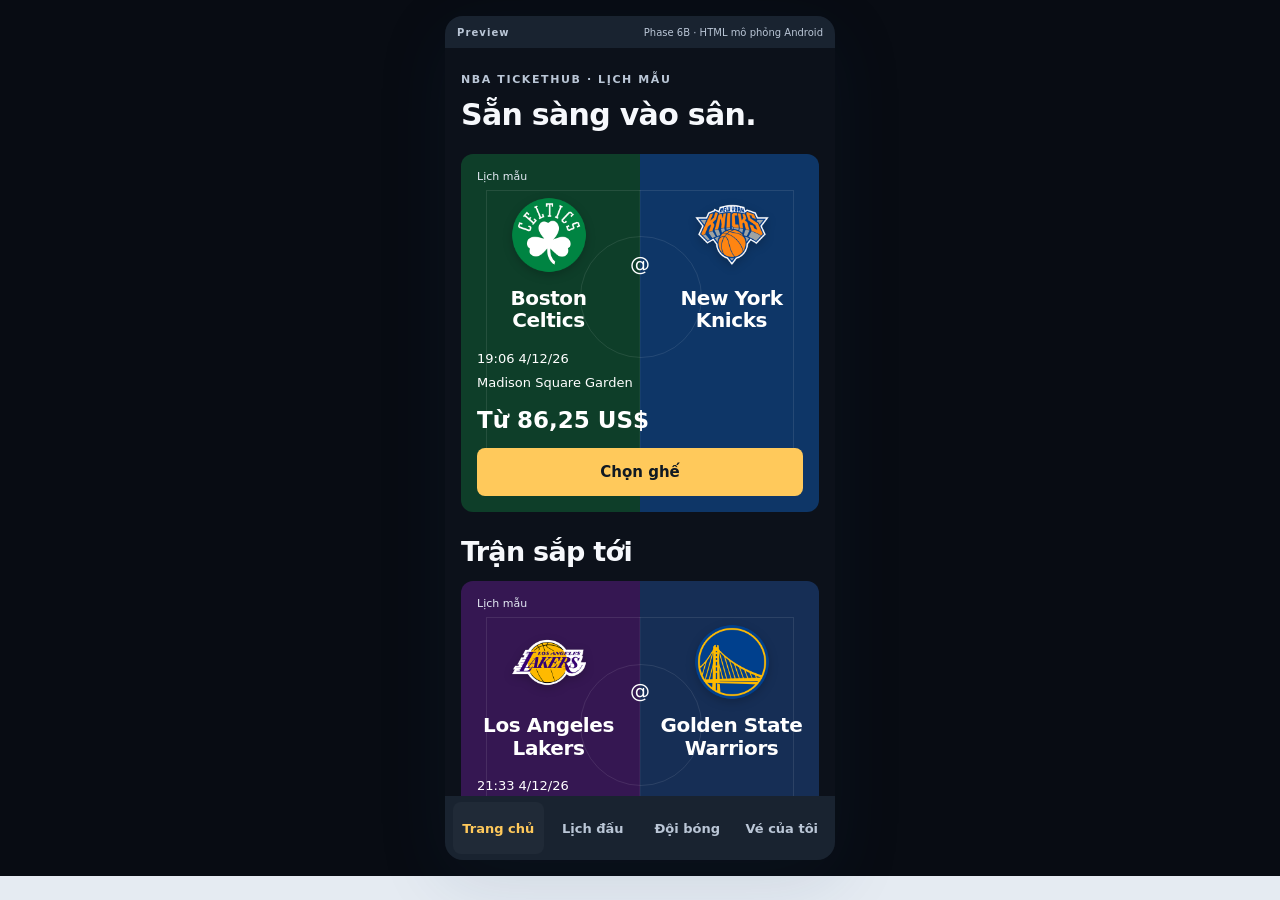
<file: tools/arena-preview/index.html>
<!doctype html>
<html lang="vi">
<head>
    <meta charset="utf-8">
    <meta name="viewport" content="width=device-width,initial-scale=1">
    <meta name="theme-color" content="#102c50">
    <title>NBA TicketHub · Preview Phase 6B</title>
    <link rel="stylesheet" href="mobile.css">
    <link rel="stylesheet" href="browse.css">
    <script src="source-data.js" defer></script>
    <script src="team-logos.js" defer></script>
    <script src="arena-renderer.js" defer></script>
    <script src="selection-model.js" defer></script>
    <script src="seat-perspective.js" defer></script>
    <script src="match-list.js" defer></script>
    <script src="booking-store.js" defer></script>
    <script src="seat-finder.js" defer></script>
    <script src="mobile.js" defer></script>
</head>
<body>
<main class="phone">
    <div class="preview-banner">Preview <span>Phase 6B · HTML mô phỏng Android</span></div>
    <section id="home" class="screen browse-page" aria-labelledby="home-title">
        <header class="browse-intro"><span class="eyebrow">NBA TICKETHUB · LỊCH MẪU</span><h1 id="home-title" tabindex="-1">Sẵn sàng vào sân.</h1></header>
        <div id="featured-match" class="featured-match"></div>
        <div class="browse-section"><h2>Trận sắp tới</h2><div id="upcoming-matches"></div><button id="all-matches">Xem toàn bộ lịch đấu</button><h2>Khám phá theo đội</h2><div id="home-team-grid" class="team-grid"></div><p class="browse-notice">Lịch, giá và tình trạng vé đều mô phỏng. Đặt vé mô phỏng, lưu riêng trong trình duyệt này.</p></div>
    </section>
    <section id="teams" class="screen browse-page" aria-labelledby="teams-title" hidden><header class="browse-intro"><span class="eyebrow">NBA TICKETHUB</span><h1 id="teams-title" tabindex="-1">Đội bóng</h1><p>30 đội · Xem cả trận sân nhà và sân khách.</p></header><div id="team-grid" class="team-grid browse-section"></div></section>
    <section id="detail" class="screen detail-page" aria-labelledby="detail-title" hidden>
        <button id="detail-back" class="back-button">‹ Quay lại</button>
        <div id="detail-scroll" class="detail-scroll"><div class="browse-intro"><h1 id="detail-title" tabindex="-1">Đêm thi đấu</h1></div><div id="detail-poster"></div><p class="browse-notice">Chọn khu trên toàn sân để xem góc nhìn mô phỏng và vé. Bạn chỉ xác nhận ghế sau khi xem hàng, số ghế và giá.</p></div>
        <footer class="detail-cta"><strong id="detail-price"></strong><button id="detail-seats">Chọn ghế</button></footer>
    </section>
    <section id="schedule" class="screen home schedule" aria-labelledby="schedule-title" hidden>
        <div class="home-intro"><span class="eyebrow">NBA TICKETHUB</span><h1 id="schedule-title" tabindex="-1">Lịch đấu</h1><p>Lịch mẫu tương đối · Giờ thiết bị.<br>Giá và vé đều mô phỏng.</p></div>
        <div class="match-filters">
            <div class="match-period"><button id="match-seven" aria-pressed="true">7 ngày tới</button><button id="match-today" aria-pressed="false">Hôm nay</button></div>
            <div class="match-calendar"><label for="match-day">Chọn ngày<input id="match-day" type="date" aria-label="Chọn ngày trận" /></label><button id="match-clear">Xóa lọc</button></div>
            <button id="match-team">Tất cả đội</button>
            <label id="match-home-label" hidden><input id="match-home-only" type="checkbox" /> Chỉ sân nhà</label>
            <p id="match-summary" role="status"></p><p id="match-empty" hidden>Không có trận chưa bắt đầu khớp bộ lọc. Hãy đổi ngày, đội hoặc xóa lọc.</p>
        </div>
        <div id="games" class="game-list"></div>
        <aside class="review-note"><b>Bản duyệt giao diện · 390 px</b><p>Kéo/zoom, bộ lọc, lựa chọn và sheet chạy bằng HTML để mô phỏng hành vi Android. Đặt vé mô phỏng, không thanh toán thật.</p></aside>
    </section>
    <section id="arena" class="screen arena-screen" aria-labelledby="arena-title" hidden>
        <header id="arena-header" class="arena-header"><div><h1 id="arena-title" tabindex="-1">Sơ đồ sân</h1><p id="arena-subtitle">Trận mô phỏng</p></div><button id="arena-back" aria-label="Quay lại màn trước">‹</button><button id="choose-game">Đổi trận</button></header>
        <div class="filters"><label><span class="sr-only">Loại ghế</span><select id="type-filter" aria-label="Loại ghế"><option value="">Mọi loại</option><option>VIP</option><option value="STANDARD">Tiêu chuẩn</option><option value="STANDING">Khu đứng</option></select></label><label><span class="sr-only">Ngân sách</span><select id="budget-filter" aria-label="Ngân sách"><option value="Infinity">Mọi giá</option><option value="10000">Đến 100 USD</option><option value="25000">Đến 250 USD</option><option value="50000">Đến 500 USD</option></select></label><label><span class="sr-only">Lọc tầng</span><select hidden id="level-filter" aria-label="Lọc tầng"><option value="">Mọi tầng</option></select></label><label><span class="sr-only">Lọc khu</span><select hidden id="section-filter" aria-label="Lọc khu"><option value="">Mọi khu</option></select></label><button id="clear-filter">Xóa lọc</button><button id="fit" class="accent">Vừa khung</button></div>
        <button id="suggest-seats" class="accent">Gợi ý ghế</button>
        <aside id="finder-panel" class="finder-panel" hidden aria-label="Gợi ý ghế">
            <header><h2>Gợi ý ghế</h2><button id="finder-close">Thu bảng</button></header>
            <div class="finder-scroll">
                <div class="finder-fields">
                    <label>Số người<input id="finder-people" type="number" min="1" step="1" value="1"></label>
                    <label>Tối đa mỗi vé (USD)<input id="finder-budget" type="number" min="0" step="0.01" placeholder="Mọi giá"></label>
                    <label>Tầng<select id="finder-level"></select></label>
                    <label>Khu<select id="finder-section"></select></label>
                    <label>Loại vé<select id="finder-category"><option value="">Mọi loại</option><option>VIP</option><option value="STANDARD">Tiêu chuẩn</option><option value="STANDING">Khu đứng</option></select></label>
                    <label>Ưu tiên<select id="finder-priority"><option value="price">Giá thấp</option><option value="court">Gần sân</option></select></label>
                </div>
                <button id="finder-search" class="accent">Tìm ghế</button>
                <p id="finder-message" role="status">Dữ liệu mô phỏng · Chạm thẻ để xem vị trí và góc nhìn.</p>
                <div id="finder-results"></div>
            </div>
        </aside>
        <p id="filter-status" class="filter-status" role="status">Đang tải dữ liệu…</p>
        <div class="legend" aria-label="Chú giải trạng thái"><span><i id="available"></i>Trống</span><span><i id="booked"></i>Đã đặt</span><span><i id="locked"></i>Khóa</span><span><i class="selected-dot"></i>Đã chọn</span></div>
        <div id="arena-stage" class="arena-stage">
            <canvas id="arena-canvas" tabindex="0" aria-label="Sơ đồ ghế. Kéo để di chuyển, chụm hai ngón hoặc dùng nút cộng để phóng to. Chạm ghế khi hiện chi tiết."></canvas>
            <div class="map-tools"><span id="zoom-label">Toàn sân</span><div><button id="zoom-out" aria-label="Thu nhỏ">−</button><button id="zoom-in" aria-label="Phóng to">+</button></div></div>
            <details id="review-tools" class="review-tools"><summary>Tiện ích duyệt HTML</summary><p>Chỉ định vị ghế để dễ thử; không phải nút Android.</p><button id="focus-low">Tìm ghế thấp còn trống</button><button id="focus-high">Tìm ghế tầng cao</button><button id="focus-booked">Tìm ghế đã bán</button><small>Sau khi định vị, chạm ghế viền nét đứt. Hoặc nhấn Enter trên sơ đồ.</small></details>
            <div id="load-state" class="load-state" role="status">Đang tải sơ đồ…</div><button id="retry" class="retry" hidden>Thử tải lại</button>
            <p id="tap-hint" class="tap-hint">Phóng to để hiện từng ghế</p>
            <div id="feedback" class="feedback" role="status" hidden></div>

        </div>
            <aside id="seat-sheet" class="seat-sheet collapsed" hidden data-dock="bottom" aria-label="Bottom Sheet — HTML mô phỏng Android">
                <div class="sheet-summary"><button id="summary-button" class="summary-button" aria-expanded="false"><span id="selection-count">Chưa chọn ghế</span><strong id="selection-total">Chạm ghế để xem chi tiết</strong></button><button id="cancel-change" hidden>Hủy đổi</button><button id="toggle-sheet">Chi tiết</button></div>
                <div id="sheet-body" class="sheet-body" hidden>
                    <div class="seat-heading"><h2 id="seat-title">Chạm một ghế để xem</h2><p id="seat-meta">Khu, hàng, số ghế và giá mẫu.</p><strong id="seat-price">—</strong><span id="seat-status"></span></div>
                    <button id="open-view" class="view-preview" aria-label="Mở lớn góc nhìn mô phỏng"><span>Góc nhìn mô phỏng <b>Xem lớn</b></span><canvas id="seat-perspective" aria-label="Góc nhìn mô phỏng từ ghế"></canvas></button>
                    <div class="selection-list-heading"><p id="selection-outside">Ghế đã chọn</p><button id="clear-selection">Xóa tất cả</button></div>
                    <ul id="selected-list" class="selected-list" aria-label="Vé trong khu"></ul>
                    <p class="sheet-disclaimer">Giá/trạng thái là mock. Góc nhìn là phối cảnh mô phỏng từ vị trí ghế, không phải ảnh chụp hoặc sightline thật.</p>
                </div>
                <div id="sheet-actions" class="sheet-actions" hidden><button id="change-seat" class="accent" disabled>Đổi ghế</button><button id="toggle-seat" class="accent" disabled>Bỏ ghế</button></div>
            </aside>
        <button id="booking-continue" class="booking-continue" disabled>Tiếp tục</button>
        <footer class="arena-footer">Mô phỏng sheet/lựa chọn Android bằng HTML · Đặt vé mô phỏng</footer>
    </section>
    <section id="tickets" class="screen browse-page" hidden><header class="browse-intro"><h1 id="tickets-title" tabindex="-1">Vé của tôi</h1><p>Đặt vé mô phỏng · Lưu trong trình duyệt này</p></header><div id="my-tickets" class="browse-section"></div></section>
    <nav id="browse-nav" class="browse-nav" aria-label="Điều hướng chính"><button id="nav-home">Trang chủ</button><button id="nav-schedule">Lịch đấu</button><button id="nav-teams">Đội bóng</button><button id="nav-tickets">Vé của tôi</button></nav>
</main>
<dialog id="team-dialog"><header><h2>Chọn đội · 30 đội NBA</h2><button id="close-teams">Đóng</button></header><div id="team-options"></div><p class="badge-notice">Logo đội dùng offline; mã đội là dự phòng khi thiếu ảnh.</p></dialog>
<dialog id="view-dialog" class="view-dialog"><header><div><span class="eyebrow">GÓC NHÌN MÔ PHỎNG</span><h2 id="large-view-title">Từ vị trí ghế</h2></div><button id="close-view">Đóng</button></header><canvas id="large-perspective" aria-label="Góc nhìn mô phỏng xem lớn"></canvas><p>Cùng vị trí và công thức phối cảnh của SeatPerspective Android. HTML dùng mesh Canvas để mô phỏng; không phải ảnh thật.</p></dialog>
<dialog id="booking-dialog" class="booking-dialog"><button id="booking-back">Quay lại sơ đồ</button><div id="booking-content"></div><p id="booking-message" role="status"></p><button id="booking-confirm">Xác nhận đặt vé</button></dialog>
<noscript>Preview cần bật JavaScript.</noscript>
</body>
</html>
</file>
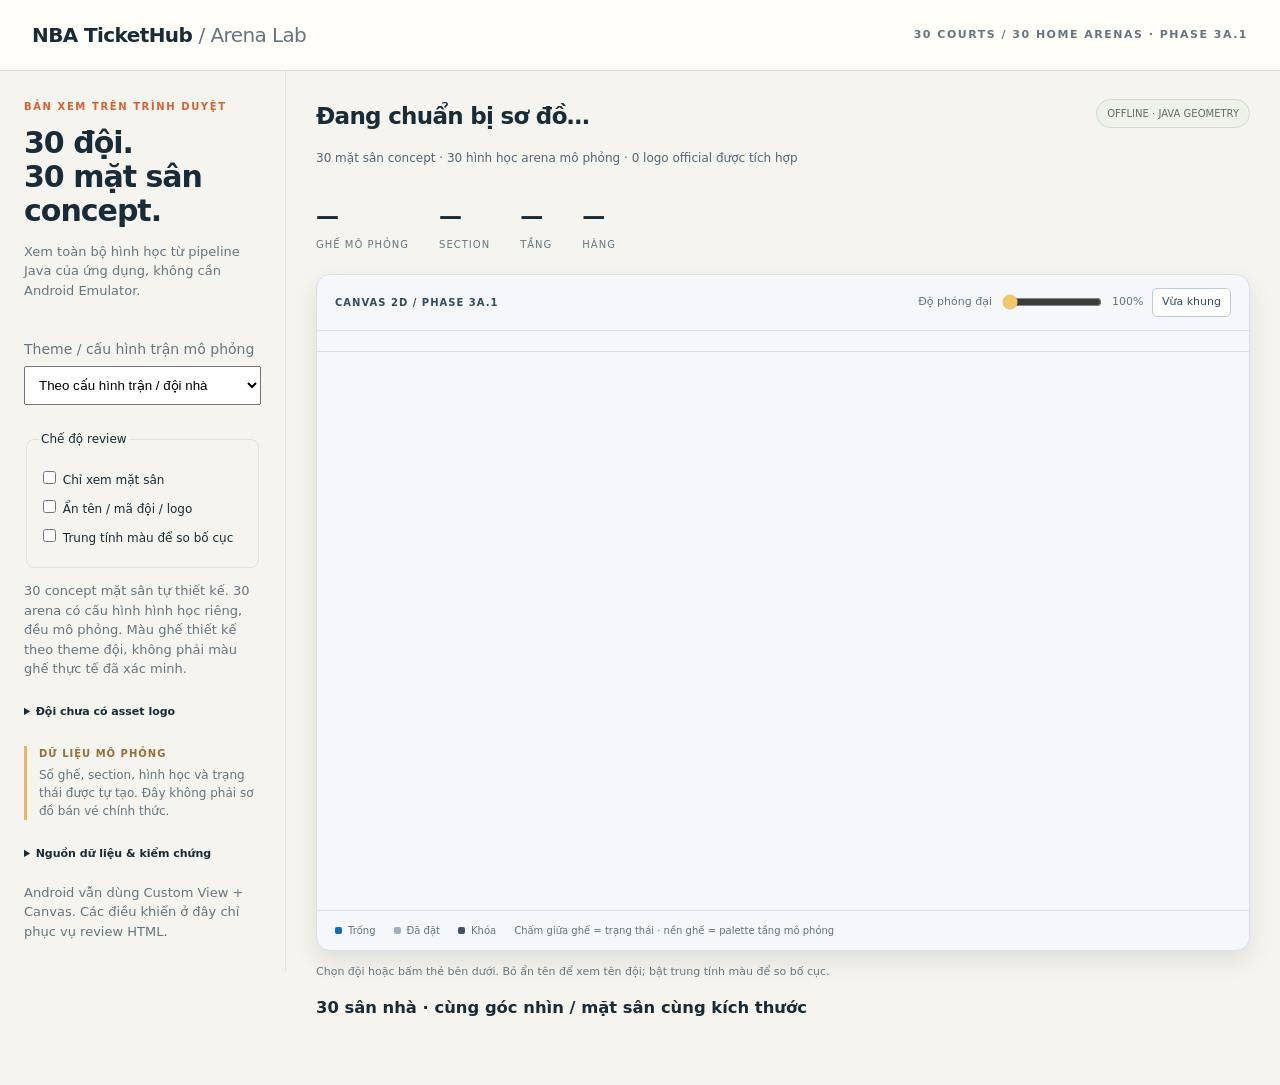
<file: preview/arena-preview.template.html>
<!doctype html>
<html lang="vi">
<head>
<meta charset="utf-8">
<meta name="viewport" content="width=device-width,initial-scale=1">
<title>NBA TicketHub · Arena Preview</title>
<style>
:root{color-scheme:light;--ink:#172b38;--muted:#667680;--line:#dedfd8;--paper:#f5f4ee;--accent:#d86235}
*{box-sizing:border-box}body{margin:0;background:var(--paper);color:var(--ink);font:14px/1.5 system-ui,-apple-system,Segoe UI,sans-serif}
header{padding:20px 32px;border-bottom:1px solid var(--line);display:flex;justify-content:space-between;gap:20px;align-items:center;background:#fffef9}
.brand{font-weight:800;letter-spacing:-.6px;font-size:20px}.brand span{font-weight:400;color:var(--muted)}.edition{font-size:11px;letter-spacing:1.5px;font-weight:700;color:var(--muted)}
main{display:grid;grid-template-columns:286px minmax(0,1fr);min-height:calc(100vh - 73px)}aside{padding:28px 24px;border-right:1px solid var(--line)}
.eyebrow{color:var(--accent);letter-spacing:1.6px;font-size:10px;font-weight:800;text-transform:uppercase}h1{font-size:30px;line-height:1.14;letter-spacing:-1px;margin:12px 0}p{color:var(--muted)}
.intro{font-size:13px;margin-bottom:25px}.venue-list{display:grid;gap:9px}.venue{cursor:pointer;width:100%;text-align:left;border:1px solid var(--line);background:transparent;border-radius:9px;padding:13px 12px;color:var(--ink);font:inherit}
.venue strong{display:block;font-size:13px}.venue small{color:var(--muted);font-size:11px}.venue[aria-pressed=true]{background:var(--ink);border-color:var(--ink);color:white;box-shadow:0 3px 10px #172b3815}.venue[aria-pressed=true] small{color:#bed0d9}
.note{border-left:3px solid #e8b66a;padding-left:12px;margin:26px 0;font-size:12px}.note strong{font-size:10px;letter-spacing:1px;display:block;color:#94703b}.note p{margin:5px 0}
details{font-size:11px;color:var(--muted);margin:20px 0}summary{cursor:pointer;font-weight:700;color:var(--ink)}a{color:#246a8a;overflow-wrap:anywhere}code{font-size:10px;overflow-wrap:anywhere}button:focus-visible,input:focus-visible,a:focus-visible{outline:3px solid #d86235;outline-offset:3px}
.workspace{padding:28px 30px;min-width:0}.heading{display:flex;gap:15px;justify-content:space-between;align-items:flex-start}.heading h2{font-size:23px;letter-spacing:-.7px;margin:0}.heading p{margin:3px 0;font-size:13px}.badge{font-size:10px;padding:6px 10px;border:1px solid #d4d9d0;border-radius:20px;white-space:nowrap;color:#617354;background:#eef2e8}
.stats{display:flex;gap:30px;padding:20px 0}.stat b{display:block;font-size:23px;font-variant-numeric:tabular-nums;letter-spacing:-.5px}.stat span{font-size:10px;color:var(--muted);text-transform:uppercase;letter-spacing:1px}
.arena-panel{background:#f5f7fa;border:1px solid #d9e0e7;border-radius:14px;overflow:hidden;box-shadow:0 10px 24px #0b132318}.toolbar{padding:13px 18px;display:flex;justify-content:space-between;gap:12px;align-items:center;border-bottom:1px solid #d9e0e7;color:#617487;font-size:11px}.toolbar strong{color:#344b60;letter-spacing:1px;font-size:10px}
.zoom{display:flex;align-items:center;gap:8px}.zoom input{width:100px;accent-color:#f2c66d}.zoom output{width:32px;font-variant-numeric:tabular-nums}#reset{font:inherit;cursor:pointer;background:#fff;color:#344b60;border:1px solid #bdc9d5;border-radius:5px;padding:5px 9px}
.viewport{height:clamp(390px,62vh,850px);overflow:auto;scrollbar-color:#aebdca #e7edf2}.sheet{width:max-content;height:max-content;min-width:100%;min-height:100%;display:grid;place-items:center}canvas{display:block}
.panel-footer{padding:12px 18px;border-top:1px solid #d9e0e7;display:flex;gap:18px;flex-wrap:wrap;color:#617487;font-size:10px}.key{display:inline-block;width:7px;height:7px;border-radius:2px;margin-right:6px}.available{background:#146bc2}.booked{background:#a4afba}.locked{background:#435366}
.tier-legend{display:flex;gap:14px;flex-wrap:wrap;padding:10px 18px;border-bottom:1px solid #d9e0e7;color:#526779;font-size:10px}.tier-legend i{display:inline-block;width:11px;height:11px;border:1px solid #9aaebe;border-radius:3px;margin-right:5px;vertical-align:middle}.caption{display:flex;justify-content:space-between;gap:20px;margin-top:13px;font-size:11px;color:var(--muted)}#error{color:#b52e2e;font-size:14px}
@media(max-width:800px){header{padding:15px 18px}.edition{display:none}main{grid-template-columns:1fr}aside{border-right:0;border-bottom:1px solid var(--line);padding:20px}.intro,.note,aside details{display:none}h1{font-size:25px}.venue-list{grid-template-columns:repeat(3,1fr);gap:5px}.venue{padding:10px 8px}.venue strong{font-size:11px}.venue small{display:none}.workspace{padding:20px 14px}.heading h2{font-size:20px}.badge{display:none}.stats{gap:24px}.stat b{font-size:21px}.viewport{height:55vh;min-height:350px}.toolbar{padding:12px}.toolbar strong{display:none}.zoom input{width:80px}.caption{display:block}}
.comparison{display:grid;grid-template-columns:repeat(3,minmax(0,1fr));gap:10px;margin:0 0 20px}.comparison article{border:1px solid #d9e0e7;border-radius:10px;background:white;overflow:hidden}.comparison strong,.comparison small{display:block;padding:6px 10px 0}.comparison small{padding:0 10px 8px;color:#667680;font-size:10px}.comparison canvas{width:100%;height:auto}.theme-tag{color:#617487;font-size:11px}
@media(max-width:800px){.comparison{grid-template-columns:1fr}.comparison canvas{max-height:280px;object-fit:contain}.toolbar{flex-wrap:wrap}}
.review-options{border:1px solid #d9e0e7;border-radius:8px;font-size:12px;padding:12px}.review-options label{display:block;margin:8px 0}.design-counts{font-size:12px;color:#526779}.comparison article{cursor:pointer}.comparison article[aria-current=true]{outline:2px solid #d86235;outline-offset:2px}.comparison small{min-height:35px}[hidden]{display:none!important}.comparison canvas{aspect-ratio:12/7}
aside{position:sticky;top:0;align-self:start;max-height:100vh;overflow:auto}.comparison article:focus-visible{outline:3px solid #d86235;outline-offset:3px}@media(max-width:800px){aside{position:static;max-height:none}}
</style>
</head>
<body>
<header><div class="brand">NBA TicketHub <span>/ Arena Lab</span></div><div class="edition">30 COURTS / 30 HOME ARENAS · PHASE 3A.1</div></header>
<main>
<aside><div class="eyebrow">Bản xem trên trình duyệt</div><h1>30 đội.<br>30 mặt sân concept.</h1><p class="intro">Xem toàn bộ hình học từ pipeline Java của ứng dụng, không cần Android Emulator.</p>
<nav id="venues" class="venue-list" aria-label="Chọn sân"></nav>
<p><label for="theme-select">Theme / cấu hình trận mô phỏng</label><br><select id="theme-select" style="width:100%;padding:10px;margin-top:6px"><option value="auto">Theo cấu hình trận / đội nhà</option></select></p>
<p id="theme-notice" class="intro"></p>
<fieldset class="review-options"><legend>Chế độ review</legend>
<label><input id="court-only" type="checkbox"> Chỉ xem mặt sân</label>
<label><input id="hide-identity" type="checkbox"> Ẩn tên / mã đội / logo</label>
<label><input id="neutral-colors" type="checkbox"> Trung tính màu để so bố cục</label>
</fieldset><p class="intro">30 concept mặt sân tự thiết kế. 30 arena có cấu hình hình học riêng, đều mô phỏng. Màu ghế thiết kế theo theme đội, không phải màu ghế thực tế đã xác minh.</p>
<details><summary>Đội chưa có asset logo</summary><p id="missing-logos"></p></details><div class="note"><strong>DỮ LIỆU MÔ PHỎNG</strong><p>Số ghế, section, hình học và trạng thái được tự tạo. Đây không phải sơ đồ bán vé chính thức.</p></div>
<details><summary>Nguồn dữ liệu &amp; kiểm chứng</summary><p>Xuất trực tiếp từ ArenaSceneCompiler, ArenaOutlines và SeatPathBatches. HTML không sinh lại tọa độ ghế.</p><p id="asset"></p><p>SHA-256 JSON:<br><code id="hash"></code></p><p><a id="identity" target="_blank" rel="noopener">Nguồn identity</a> · <a id="reference" target="_blank" rel="noopener">Tham khảo sân</a></p><p id="notice"></p></details>
<p class="intro">Android vẫn dùng Custom View + Canvas. Các điều khiển ở đây chỉ phục vụ review HTML.</p>
</aside>
<section class="workspace" aria-label="Sơ đồ sân">
<div class="heading"><div><h2 id="title">Đang chuẩn bị sơ đồ…</h2><p id="team"></p></div><span class="badge">OFFLINE · JAVA GEOMETRY</span></div>
<p id="design-counts" class="design-counts">30 mặt sân concept · 30 hình học arena mô phỏng · 0 logo official được tích hợp</p><div id="arena-stats" class="stats"><div class="stat"><b id="seats">—</b><span>Ghế mô phỏng</span></div><div class="stat"><b id="sections">—</b><span>Section</span></div><div class="stat"><b id="levels">—</b><span>Tầng</span></div><div class="stat"><b id="rows">—</b><span>Hàng</span></div></div>

<div class="arena-panel"><div class="toolbar"><strong>CANVAS 2D / PHASE 3A.1</strong><div class="zoom"><label for="zoom">Độ phóng đại</label><input id="zoom" type="range" min="100" max="600" step="25" value="100"><output id="zoom-label" for="zoom">100%</output><button id="reset" type="button">Vừa khung</button></div></div>
<div id="tier-legend" class="tier-legend" aria-label="Chú giải tầng mô phỏng"></div><div id="viewport" class="viewport"><div class="sheet"><canvas id="arena" aria-label="Sơ đồ mô phỏng toàn arena">Trình duyệt cần hỗ trợ Canvas 2D.</canvas></div></div>
<div id="status-footer" class="panel-footer"><span><i id="legend_available" class="key available"></i>Trống</span><span><i id="legend_booked" class="key booked"></i>Đã đặt</span><span><i id="legend_locked" class="key locked"></i>Khóa</span><span>Chấm giữa ghế = trạng thái · nền ghế = palette tầng mô phỏng</span></div></div>
<div class="caption"><span>Chọn đội hoặc bấm thẻ bên dưới. Bỏ ẩn tên để xem tên đội; bật trung tính màu để so bố cục.</span><span id="render-status" role="status" aria-live="polite"></span></div><p id="error" role="alert"></p><h3>30 sân nhà · cùng góc nhìn / mặt sân cùng kích thước</h3><div id="comparison" class="comparison" aria-label="So sánh 30 court concepts cùng kích thước"></div>
</section>
</main>
<!--ARENA_DATA-->
<script>
 'use strict';
(() => {
const $=id=>document.getElementById(id), number=n=>n.toLocaleString('vi-VN');
const source=JSON.parse($('arena-data').textContent), style=source.style,canvas=$('arena');
$('design-counts').textContent=`${source.themes.length} mặt sân concept · ${source.arenas.length} hình học arena mô phỏng · ${source.themes.filter(t=>t.logoImage).length} logo asset / ${source.themes.filter(t=>!t.logoImage).length} mã đội`;
$('missing-logos').textContent=source.themes.filter(t=>!t.logoImage).map(t=>t.name+' ('+t.court.design.logo.fallback+')').join(', ');
const colors=['available','booked','locked'].map(key=>source.seatStatusPalette[key]);
for(const key of ['available','booked','locked'])$('legend_'+key).style.background=source.seatStatusPalette[key];
let active,theme,paths,frame=0,draws=0,preparations=0,themeOverride=null,galleryDirty=true,loadVersion=0,ready=Promise.resolve();
const cache=new Map(),courtCache=new Map(),overviewCache=new Map(),datasets=new Map(),pending=new Map(),cards=[],options=[];
function remember(map,id,value){map.delete(id);map.set(id,value);while(map.size>2)map.delete(map.keys().next().value);}
window.ArenaPreviewData={receive(data){const request=pending.get(data.id);if(!request)return;
 const stub=source.arenas.find(a=>a.id===data.id);
 if(!stub||data.geometrySha256!==stub.geometrySha256){request.reject(Error('Geometry mismatch'));return;}
 remember(datasets,data.id,data);request.resolve(data);
}};
function load(a){
 if(datasets.has(a.id))return Promise.resolve(datasets.get(a.id));
 if(pending.has(a.id))return pending.get(a.id).promise;
 let resolve,reject;const promise=new Promise((yes,no)=>{resolve=yes;reject=no;});pending.set(a.id,{promise,resolve,reject});
 const script=document.createElement('script');script.src=a.dataScript;
 script.onload=()=>{if(!datasets.has(a.id))reject(Error('Empty arena payload'));pending.delete(a.id);script.remove();};
 script.onerror=()=>{pending.delete(a.id);script.remove();reject(Error('Không tải được '+a.dataScript+'. Hãy giữ thư mục arena-data cạnh HTML.'));};
 document.head.append(script);return promise;
}
function overview(a){if(!overviewCache.has(a.id))overviewCache.set(a.id,{envelope:polygon(a.envelope),sections:a.sections.map(s=>polygon(s.polygon)),rows:[],seats:[]});return overviewCache.get(a.id);}

const polygon=(points,close=true)=>{const path=new Path2D();path.moveTo(points[0],points[1]);for(let i=2;i<points.length;i+=2)path.lineTo(points[i],points[i+1]);if(close)path.closePath();return path;};
function artPath(p){if(p.type!=='ellipse')return polygon(p.points,p.type==='polygon');const [x,y,r,b]=p.points,path=new Path2D();path.ellipse((x+r)/2,(y+b)/2,(r-x)/2,(b-y)/2,0,0,2*Math.PI);return path;}
const linePaths={lines:new Path2D(),rims:new Path2D()};
for(const p of source.courtMarkings)(p.part==='key'?linePaths.rims:linePaths.lines).addPath(artPath(p));
function prepareCourt(t){
 if(courtCache.has(t.id))return courtCache.get(t.id);
 const result={paths:t.court.design.primitives.map(artPath),image:null};
 if(t.logoImage){const img=new Image();img.onload=()=>{result.image=img;galleryDirty=true;schedule();};img.src=t.logoImage.dataUrl;}
 courtCache.set(t.id,result);return result;
}
function prepare(a){
 if(cache.has(a.id))return cache.get(a.id);
 const markerPaths=(inset)=>a.batches.map(batch=>{const path=new Path2D();for(const index of batch.slice(1)){const [x,y,r]=a.seats[index][4];path.moveTo(x+r*inset,y);path.arc(x,y,r*inset,0,2*Math.PI);}return path;});
 const result={envelope:polygon(a.envelope),sections:a.sections.map(s=>polygon(s.polygon)),rows:a.rows.map(r=>polygon(r[2],false)),
  seats:a.batches.map(batch=>{const p=new Path2D();for(const index of batch.slice(1))p.addPath(polygon(a.seats[index][3]));return p;}),markers:markerPaths(1),dots:markerPaths(.72),
  batchLevels:a.batches.map(batch=>{const row=a.seats[batch[1]][1],section=a.rows.find(r=>r[0]===row)[1];return a.sections.find(s=>s.id===section).levelOrder;})};
 remember(cache,a.id,result);preparations++;return result;
}
function resolve(a){const t=source.themes.find(t=>t.id===(themeOverride||a.defaultThemeId));if(!t)throw Error('Unknown theme');return t;}
const hidden=()=>$('hide-identity').checked,neutral=()=>$('neutral-colors').checked,onlyCourt=()=>$('court-only').checked;
function court(ctx,t){
 const c=t.court,prepared=prepareCourt(t),n=neutral(),wood=n?'#e4cc9d':c.wood;
 const fill=(color,x,y,w,h)=>{ctx.fillStyle=color;ctx.fillRect(x,y,w,h);};
 const part=name=>{for(let i=0;i<prepared.paths.length;i++){const p=c.design.primitives[i];if(p.part!==name)continue;
  const color=n?({wood:'#c2a67a',decor:'#b39a75',key:'#c5b17d',border:'#b5a17d'}[name]):p.color;
  if(p.strokeWidth){ctx.strokeStyle=color;ctx.lineWidth=p.strokeWidth;ctx.stroke(prepared.paths[i]);}else{ctx.fillStyle=color;ctx.fill(prepared.paths[i]);}}};
 fill(n?'#293d50':c.apron,-4,-4,102,58);part('border');fill(wood,0,0,94,50);
 ctx.save();ctx.beginPath();ctx.rect(0,0,94,50);ctx.clip();part('wood');part('decor');
 fill(n?'#586c80':c.paint,0,17,19,16);fill(n?'#586c80':c.paint,75,17,19,16);part('key');
 if(!hidden()){
  const mark=c.design.logo;
  if(prepared.image&&t.logoImage){const [x,y,r,b]=t.logoImage.bounds;ctx.drawImage(prepared.image,x,y,r-x,b-y);}
  else{ctx.fillStyle=c.center;ctx.font=`bold ${Math.min(mark.width/3.3,mark.height/2.5)}px system-ui`;ctx.textAlign='center';ctx.textBaseline='middle';ctx.fillText(mark.fallback,47,25);ctx.textBaseline='alphabetic';}
 }
 // Final line passes are above every team graphic and logo, with a dark visibility keyline.
 ctx.strokeStyle='#273a48';ctx.lineWidth=.7;ctx.stroke(linePaths.lines);
 ctx.strokeStyle=n?'#ffffff':c.lines;ctx.lineWidth=.34;ctx.stroke(linePaths.lines);
 ctx.strokeStyle='#e46b35';ctx.stroke(linePaths.rims);ctx.restore();
 if(!hidden()){ctx.fillStyle=c.lettering;ctx.font='bold 2.1px system-ui';ctx.textAlign='center';for(let side=0;side<2;side++){ctx.save();ctx.translate(side?96:-2,25);ctx.rotate(side?Math.PI/2:-Math.PI/2);ctx.fillText(c.baselineText,0,.7);ctx.restore();}}
}
function surface(target,w,h){
 const dpr=Math.min(window.devicePixelRatio||1,2,Math.sqrt(16000000/(w*h)));target.width=Math.round(w*dpr);target.height=Math.round(h*dpr);target.style.width=w+'px';target.style.height=h+'px';return {ctx:target.getContext('2d'),dpr};
}
function renderCourt(target,t,width,height,zoom=100){
 const scale=Math.min((width-24)/102,(height-24)/58)*zoom/100,w=zoom===100?width:102*scale+24,h=zoom===100?height:58*scale+24;
 const {ctx,dpr}=surface(target,w,h);target.style.background='#f5f7fa';
 ctx.setTransform(scale*dpr,0,0,scale*dpr,(w-94*scale)/2*dpr,(h-50*scale)/2*dpr);court(ctx,t);
}
function renderArena(target,a,p,t,zoom,width,height){
 const fit=Math.max(.01,Math.min((width-48)/a.world[0],(height-48)/a.world[1])),scale=fit*zoom/100,w=a.world[0]*scale+48,h=a.world[1]*scale+48;
 const {ctx,dpr}=surface(target,w,h),stands=a.stands;target.style.background=stands.background;ctx.setTransform(scale*dpr,0,0,scale*dpr,24*dpr,24*dpr);
 ctx.fillStyle=stands.concourse;ctx.fill(p.envelope);
 for(let i=0;i<p.sections.length;i++){const tier=t.seatPalette[a.sections[i].levelOrder-1];ctx.fillStyle=tier.section;ctx.fill(p.sections[i]);ctx.strokeStyle=stands.sectionBorder;ctx.lineWidth=style.sectionStroke+1;ctx.stroke(p.sections[i]);ctx.strokeStyle=tier.accent;ctx.lineWidth=style.sectionStroke;ctx.stroke(p.sections[i]);}
 ctx.strokeStyle=stands.rowLine;ctx.lineWidth=style.rowStroke;for(const row of p.rows)ctx.stroke(row);
 for(let i=0;i<p.seats.length;i++){ctx.fillStyle=t.seatPalette[p.batchLevels[i]-1].seatBackground;ctx.fill(p.seats[i]);ctx.fillStyle='#ffffff';ctx.fill(p.markers[i]);ctx.fillStyle=colors[a.batches[i][0]];ctx.fill(p.dots[i]);}
 ctx.textAlign='center';const fontSize=style.labelSize/scale;ctx.font=`600 ${fontSize}px system-ui`;
 for(const s of a.sections){const [x,y]=s.labelPoint,half=ctx.measureText(s.label).width/2+fontSize*.25;ctx.fillStyle=stands.labelBackground;ctx.beginPath();ctx.roundRect(x-half,y-fontSize*.65,half*2,fontSize*1.3,fontSize*.25);ctx.fill();ctx.fillStyle=stands.labelText;ctx.fillText(s.label,x,y+fontSize*.34);}
 ctx.save();ctx.translate(a.world[0]/2,a.world[1]/2);ctx.rotate(a.court[2]*Math.PI/180);ctx.scale(a.court[0]/94,a.court[1]/50);ctx.translate(-47,-25);court(ctx,t);ctx.restore();
}
function updateInfo(){
 const index=source.themes.indexOf(theme)+1,mask=hidden(),mode=onlyCourt();
 $('title').textContent=mask?'Sân '+String(index).padStart(2,'0'):theme.name;
 $('team').textContent=mode?'Concept mô phỏng · khung mặt sân 102 × 58':active.name+' · khán đài mô phỏng · màu ghế thiết kế theo theme đội';
 $('arena-stats').hidden=mode;$('tier-legend').hidden=mode;$('status-footer').hidden=mode;$('venues').hidden=mode;
 $('theme-notice').textContent='30 court concepts / 30 home arena geometries. Màu ghế thiết kế theo theme đội, không phải màu ghế thực tế. Mọi artwork tự thiết kế; mã đội thay logo khi chưa có asset hợp lệ.';
 $('tier-legend').replaceChildren();for(const level of active.levels){const span=document.createElement('span'),swatch=document.createElement('i');swatch.style.background=theme.seatPalette[level.order-1].section;swatch.style.borderColor=theme.seatPalette[level.order-1].accent;span.append(swatch,document.createTextNode(level.name.replace(' (simulated)','')));$('tier-legend').append(span);}
 for(const card of cards){const i=source.themes.indexOf(card.theme)+1;card.title.textContent=mask?'Mặt sân '+String(i).padStart(2,'0'):card.theme.name;card.detail.textContent=mode?(mask?'Ẩn danh · khung 480 × 280':card.theme.court.design.woodFeature+' / '+card.theme.court.design.graphicFeature):(mask?'Khán đài mô phỏng':source.arenas.find(a=>a.id===source.homeArenas[card.theme.teamId]).name)+' · thumbnail đường bao; zoom sơ đồ lớn để xem ghế';card.canvas.setAttribute('aria-label',card.title.textContent);card.node.setAttribute('aria-current',String(card.theme===theme));}
 for(let i=0;i<options.length;i++)options[i].textContent=mask?'Mặt sân '+String(i+1).padStart(2,'0'):source.themes[i].name;
 $('notice').textContent=active.notice+' '+theme.seatThemeNotice+' '+theme.notice;
}
function draw(){
 frame=0;if(!active)return;
 if(onlyCourt())renderCourt(canvas,theme,$('viewport').clientWidth,$('viewport').clientHeight,Number($('zoom').value));
 else renderArena(canvas,active,paths||overview(active),theme,Number($('zoom').value),$('viewport').clientWidth,$('viewport').clientHeight);
 if(galleryDirty){for(const card of cards){if(onlyCourt())renderCourt(card.canvas,card.theme,480,280);else{const a=source.arenas.find(a=>a.id===source.homeArenas[card.theme.teamId]);renderArena(card.canvas,a,overview(a),card.theme,100,480,320);}card.canvas.style.width='100%';card.canvas.style.height='auto';}galleryDirty=false;}
 draws++;$('render-status').textContent=(onlyCourt()?'30 thiết kế mặt sân · ':'30 arena mô phỏng · '+(paths?'đã tải ghế · ':'đang tải ghế · '))+(hidden()?'ẩn danh':theme.name);
}
function schedule(){if(!frame)frame=requestAnimationFrame(draw);}
function selectTheme(id){
 themeOverride=id==='auto'?null:id;
 if(themeOverride){const selected=source.themes.find(t=>t.id===id);if(!selected)throw Error('Unknown theme');return activate(source.homeArenas[selected.teamId]);}
 return activate(active.id);
}
function selectArena(id){themeOverride=null;return activate(id);}
function activate(id){
 const stub=source.arenas.find(a=>a.id===id);if(!stub)throw Error('Unknown arena: '+id);
 const changed=!active||active.id!==id;active=stub;if(changed)paths=null;
 theme=resolve(active);$('theme-select').value=themeOverride||'auto';updateInfo();
 for(const [key,value] of [['seats',active.capacity],['sections',active.sections.length],['levels',active.levelCount],['rows',active.rowCount]])$(key).textContent=number(value);
 $('asset').textContent=active.asset;$('hash').textContent=active.sha256;$('identity').href=active.identitySource;$('reference').href=active.referenceSource;
 for(const b of $('venues').children)b.setAttribute('aria-pressed',String(b.dataset.id===id));
 if(changed){$('zoom').value='100';$('zoom-label').textContent='100%';$('viewport').scrollTo(0,0);}
 const version=++loadVersion;$('error').textContent='';schedule();
 ready=load(stub).then(data=>{if(version!==loadVersion)return;active=data;paths=prepare(data);schedule();}).catch(error=>{if(version===loadVersion){$('error').textContent=error.message;schedule();}});
 return ready;
}
for(const t of source.themes){
 const option=document.createElement('option');option.value=t.id;$('theme-select').append(option);options.push(option);
 const node=document.createElement('article'),title=document.createElement('strong'),map=document.createElement('canvas'),detail=document.createElement('small');node.setAttribute('tabindex','0');node.setAttribute('role','button');node.append(title,map,detail);node.addEventListener('click',()=>selectTheme(t.id));node.addEventListener('keydown',event=>{if(event.key==='Enter'||event.key===' '){event.preventDefault();selectTheme(t.id);}});$('comparison').append(node);cards.push({theme:t,node,title,canvas:map,detail});
}
for(const a of source.arenas){const b=document.createElement('button');b.type='button';b.className='venue';b.dataset.id=a.id;const strong=document.createElement('strong'),small=document.createElement('small');strong.textContent=a.name;small.textContent='Geometry mô phỏng · '+a.id;b.append(strong,small);b.addEventListener('click',()=>selectArena(a.id));$('venues').append(b);}
$('theme-select').addEventListener('change',()=>selectTheme($('theme-select').value));
for(const id of ['court-only','hide-identity','neutral-colors'])$(id).addEventListener('change',()=>{galleryDirty=true;updateInfo();schedule();});
$('zoom').addEventListener('input',()=>{$('zoom-label').textContent=$('zoom').value+'%';schedule();});
$('reset').addEventListener('click',()=>{$('zoom').value='100';$('zoom-label').textContent='100%';$('viewport').scrollTo(0,0);schedule();});
window.addEventListener('resize',schedule);
window.ArenaPreview={selectArena,selectTheme,whenReady:()=>ready,state:()=>({arenaId:active.id,teamId:theme.teamId,themeId:theme.id,geometrySha256:active.geometrySha256,seats:active.capacity||active.seats.length,batches:active.batches?.length||0,draws,preparations,courtPreparations:courtCache.size,courtOnly:onlyCourt(),hiddenIdentity:hidden(),courtDesignCount:source.themes.length,arenaGeometryCount:source.arenas.length,geometryCache:cache.size,datasetCache:datasets.size,palette:theme.seatPalette,queued:!!frame})};
selectArena(source.arenas[0].id);
})();
</script>
</body></html>
</file>
<file: tools/arena-preview/mobile.css>
:root{font-family:Roboto,system-ui,-apple-system,"Segoe UI",sans-serif;color:#24394b;background:#e5ebf2;--team:#1656a5;--ink:#fff;--selected:#117149;font-synthesis:none}*{box-sizing:border-box}body{margin:0;padding:16px 0}button,select{font:inherit}button{cursor:pointer;min-height:44px;border:0;border-radius:8px;background:#eef3f8;color:#24394b;padding:8px 12px;font-weight:650}button:disabled{opacity:.45;cursor:default}button:focus-visible,select:focus-visible,canvas:focus-visible,summary:focus-visible{outline:3px solid #ee8b3f;outline-offset:2px}[hidden]{display:none!important}h1,h2,p{margin:0}h1:focus{outline:none}.phone{width:100%;max-width:390px;height:min(844px,calc(100dvh - 32px));min-height:640px;margin:auto;display:flex;flex-direction:column;background:#f5f7fa;box-shadow:0 18px 70px #173a6120;border-radius:18px;overflow:hidden}.preview-banner{height:32px;flex-shrink:0;display:flex;align-items:center;justify-content:space-between;padding:0 12px;font-size:10px;letter-spacing:1.1px;font-weight:800;background:#e9eff6;color:#47627c}.preview-banner span{font-size:10px;letter-spacing:0;font-weight:500}.screen{min-height:0;flex:1}.home{overflow-y:auto}.home-intro{padding:30px 24px 26px;background:linear-gradient(145deg,#f7fafe,#e3edf9)}.eyebrow{font-size:11px;letter-spacing:1.6px;font-weight:800;color:#607995}.home-intro h1{font-size:34px;letter-spacing:-1.4px;line-height:1.12;margin:12px 0 15px}.home-intro p{font-size:14px;line-height:1.65;color:#63778e}.game-list{padding:18px 18px 0;display:grid;gap:16px}.game-card{border:1px solid #dce5ef;background:white;border-radius:13px;overflow:hidden}.game-card header{display:flex;justify-content:space-between;align-items:center;padding:16px 16px 4px;gap:12px}.game-card h2{font-size:19px;letter-spacing:-.4px}.game-card .team-code{font-size:12px;font-weight:900;padding:9px;background:var(--card-team);color:var(--card-ink);border-radius:8px}.game-card p{font-size:12px;line-height:1.5;color:#687f98;margin:3px 16px}.game-card canvas{display:block;max-width:100%;margin:8px auto}.game-card button{display:block;margin:12px 16px 16px;width:calc(100% - 32px);background:var(--card-team);color:var(--card-ink);font-size:14px;min-height:48px}.review-note{font-size:12px;line-height:1.6;color:#62778e;margin:20px 24px}.review-note b{font-size:13px;color:#405d7d}.review-note p{margin-top:5px}.arena-screen{display:flex;flex-direction:column}.arena-header{height:60px;flex-shrink:0;display:flex;align-items:center;gap:10px;padding:4px 12px;background:var(--team);color:var(--ink)}.arena-header>div{flex:1;min-width:0}.arena-header h1{font-size:17px;white-space:nowrap;overflow:hidden;text-overflow:ellipsis}.arena-header p{font-size:11px;margin-top:5px;white-space:nowrap;overflow:hidden;text-overflow:ellipsis;opacity:.9}.arena-header button{background:transparent;color:var(--ink);font-size:12px;padding:8px}.filters{display:flex;gap:4px;align-items:center;height:48px;flex-shrink:0;padding:0 5px;background:#fff}.filters label{flex:1;min-width:0}.filters select{width:100%;min-width:0;height:44px;border:1px solid #dbe4ef;border-radius:7px;font-size:12px;padding:4px 20px 4px 6px;color:#314e6c;background:#f8fafc;appearance:none;background-image:url("data:image/svg+xml,%3Csvg xmlns='http://www.w3.org/2000/svg' width='12' height='12'%3E%3Cpath d='m3 4 3 3 3-3' fill='none' stroke='%23566f89' stroke-width='1.5'/%3E%3C/svg%3E");background-position:right 5px center;background-repeat:no-repeat}.filters button{font-size:11px;padding:4px 7px;min-height:44px;flex-shrink:0}.accent{background:var(--team);color:var(--ink)}.filter-status{height:32px;flex-shrink:0;font-size:11px;line-height:15px;padding:2px 12px;overflow:hidden;color:#425e7b}.legend{height:32px;flex-shrink:0;display:flex;justify-content:center;align-items:center;gap:13px;font-size:11px;background:#f5f7fa}.legend span{display:flex;align-items:center;gap:5px}.legend i{width:9px;height:9px;border-radius:50%;background:#435366;display:inline-block}.legend .selected-dot{background:transparent;border:2px solid var(--selected);width:11px;height:11px}.arena-stage{position:relative;flex:1;min-height:320px;overflow:hidden;background:#f5f7fa;isolation:isolate}#arena-canvas{display:block;width:100%;height:100%;touch-action:none;cursor:grab}#arena-canvas:active{cursor:grabbing}.map-tools{position:absolute;right:10px;top:10px;display:flex;flex-direction:column;align-items:flex-end;gap:5px;z-index:2}.map-tools>span{font-size:11px;background:#fffffff0;padding:4px 8px;border-radius:5px;color:#526d8a}.map-tools>div{display:flex;gap:4px}.map-tools button{width:38px;min-height:38px;padding:0;font-size:22px;background:#fff;box-shadow:0 2px 8px #17395618}.review-tools{position:absolute;top:10px;left:10px;z-index:3;width:min(245px,calc(100% - 110px));border:1px solid #d8e2ee;border-radius:8px;background:#ffffffed;box-shadow:0 2px 9px #17395610;font-size:11px}.review-tools summary{cursor:pointer;min-height:34px;display:flex;align-items:center;padding:6px 9px;color:#406085;font-weight:750}.review-tools[open]{padding-bottom:8px;max-height:260px;overflow:auto}.review-tools p,.review-tools small{display:block;padding:4px 9px;font-size:10px;color:#6b7f96;line-height:1.5}.review-tools button{display:block;margin:4px 7px;width:calc(100% - 14px);font-size:11px;min-height:36px;padding:5px}.load-state{position:absolute;inset:0;z-index:7;display:grid;place-items:center;text-align:center;padding:30px;background:#f5f7faed;font-size:14px}.retry{position:absolute;top:55%;left:calc(50% - 60px);width:120px;z-index:8}.tap-hint{position:absolute;left:12px;right:12px;bottom:72px;text-align:center;font-size:10px;pointer-events:none;color:#617a93;background:#f5f7fad9;border-radius:5px;padding:4px}.feedback{position:absolute;z-index:10;left:12px;right:12px;top:88px;background:#183650f2;color:white;border-radius:9px;padding:12px;font-size:13px;line-height:1.45;box-shadow:0 3px 15px #0002}.seat-sheet{position:absolute;left:0;right:0;bottom:0;z-index:5;background:white;box-shadow:0 -3px 18px #132e4c24;border:1px solid #dce5ed;border-radius:14px 14px 0 0;display:flex;flex-direction:column;height:var(--sheet-height,240px);max-height:calc(100% - 16px);min-height:120px;overflow:hidden}.seat-sheet[data-dock=top]:not(.collapsed){top:0;bottom:auto;border-radius:0 0 14px 14px;box-shadow:0 4px 18px #132e4c24}.seat-sheet.collapsed{height:64px;min-height:64px;border-radius:14px 14px 0 0}.sheet-summary{height:64px;flex-shrink:0;padding:5px 8px;display:flex;gap:4px;align-items:center;border-bottom:1px solid #edf1f6}.summary-button{flex:1;min-width:0;background:none;text-align:left;padding:5px 4px;display:grid;gap:5px;line-height:1.2}.summary-button span{font-size:12px;color:#465f79}.summary-button strong{font-size:13px;color:#24394b;white-space:normal;overflow-wrap:anywhere}.sheet-summary>button:not(.summary-button){font-size:11px;padding:5px 8px;flex-shrink:0}.sheet-body{flex:1;min-height:0;overflow-y:auto;overscroll-behavior:contain;padding:10px 12px 12px}.seat-heading{display:grid;grid-template-columns:1fr auto;gap:5px 8px;align-items:center}.seat-heading h2{font-size:15px;grid-column:1/-1}.seat-heading p{font-size:12px;color:#637b94;min-width:0}.seat-heading>strong{font-size:17px;color:var(--team);font-weight:800}.seat-heading>span{font-size:11px;color:#617a93;grid-column:1/-1}.view-preview{display:block;background:none;width:100%;padding:0;text-align:left;margin-top:12px;border-radius:8px;overflow:hidden}.view-preview>span{display:flex;justify-content:space-between;gap:6px;font-size:11px;color:#617a93;padding-bottom:5px;font-weight:500}.view-preview b{font-weight:700;color:var(--team)}.view-preview canvas{display:block;width:100%;height:108px;border-radius:6px;background:#10283f}.selection-list-heading{display:flex;align-items:center;justify-content:space-between;gap:10px;margin-top:6px}.selection-list-heading p{font-size:11px;color:#6a8097}.selection-list-heading button{font-size:11px;background:none;padding:5px;min-height:40px}.selected-list{list-style:none;padding:0;margin:0;max-height:132px;overflow-y:auto}.selected-list li{display:flex;align-items:center;border-bottom:1px solid #edf2f7;gap:6px;min-height:52px}.selected-list .seat-row{flex:1;min-width:0;text-align:left;padding:7px 0;font-size:11px;font-weight:500;line-height:1.4;background:none}.seat-row small{display:block;color:#71859c;font-size:10px;margin-top:4px}.selected-list .remove-row{font-size:11px;flex-shrink:0;min-height:40px;padding:5px 9px}.sheet-disclaimer{font-size:10px;line-height:1.5;color:#71859c;margin-top:10px}.sheet-actions{height:56px;flex-shrink:0;padding:4px 8px;display:flex;gap:8px;background:#fff;border-top:1px solid #e5ebf2}.sheet-actions button{flex:1;min-width:0;min-height:48px;font-size:14px;padding:8px}.arena-footer{height:24px;flex-shrink:0;font-size:9px;display:flex;align-items:center;justify-content:center;color:#657e98;background:#eaf0f7;padding:3px 8px;text-align:center}.view-dialog{border:1px solid #d5e0ec;padding:16px;border-radius:16px;width:min(720px,calc(100vw - 24px));max-height:90dvh;overflow:auto;box-shadow:0 24px 80px #0a223d50;color:#24394b}.view-dialog::backdrop{background:#0b213db0}.view-dialog header{display:flex;justify-content:space-between;align-items:center;gap:10px;margin-bottom:14px}.view-dialog h2{font-size:17px;margin-top:7px}.view-dialog button{font-size:13px}.view-dialog canvas{width:100%;height:min(38dvh,320px);display:block;border-radius:8px}.view-dialog>p{font-size:11px;line-height:1.55;color:#6d8097;margin:12px 0 0}.sr-only{position:absolute;width:1px;height:1px;overflow:hidden;clip:rect(0,0,0,0);white-space:nowrap}@media(max-width:430px){body{padding:0}.phone{height:100dvh;min-height:600px;border-radius:0;box-shadow:none}}@media(prefers-reduced-motion:no-preference){.seat-sheet{transition:height .16s ease}button{transition:background .12s ease}}

/* Match/section QA sync: retain the original Canvas geometry and gestures. */
.phone{max-width:412px;min-height:0}.arena-screen{position:relative;background:repeating-linear-gradient(45deg,transparent 0 30px,var(--team-light) 30px 32px),#f5f7fa}.filters label:has(select[hidden]){display:none}.game-card{background:repeating-linear-gradient(45deg,transparent 0 26px,#ffffff0d 26px 28px),var(--card-team);color:var(--card-ink)}.game-card p{color:inherit;opacity:.9}.game-card .team-code{background:#ffffff20}.game-card button{background:#fff;color:#183650}.seat-sheet{bottom:24px;max-height:calc(100% - 72px);height:var(--sheet-height,480px)}.seat-sheet.collapsed{height:64px}.sheet-body{display:flex;flex-direction:column;padding:0;overflow:hidden}.seat-heading{flex-shrink:0;padding:0 12px}.seat-heading h2{white-space:nowrap;overflow:hidden;text-overflow:ellipsis;font-size:12px;padding:5px 0}.view-preview{flex-shrink:0;margin:0;border-radius:0}.view-preview>span{padding:5px 12px}.view-preview canvas{width:100%;height:auto;aspect-ratio:16/9;border-radius:0}.selection-list-heading{flex-shrink:0;height:28px;margin:0;padding:0 12px}.selection-list-heading button{min-height:28px}.selected-list{flex:1;min-height:48px;max-height:none;overflow-y:auto;overscroll-behavior:contain}.selected-list li{padding:0 12px;flex-shrink:0}.selected-list .seat-row{font-size:13px;min-height:64px}.seat-row strong{display:block;color:#005b48;font-size:17px}.seat-row small{font-size:11px}.candidate{background:#deedff}.unavailable{opacity:.55}.sheet-disclaimer{display:none}.view-dialog{width:100vw;max-width:100vw;height:100dvh;max-height:100dvh;margin:0;border:0;border-radius:0;background:#10283f;color:white;display:flex;flex-direction:column;justify-content:center}.view-dialog:not([open]){display:none}.view-dialog canvas{height:auto;aspect-ratio:16/9}.view-dialog header{flex-shrink:0}.view-dialog .eyebrow{color:#d2ddea}.review-tools{width:min(200px,calc(100% - 110px))}.tap-hint{bottom:70px}.filters select{font-size:12px}
@media(max-width:430px){.phone{min-height:0;height:100dvh}}@media(orientation:landscape) and (max-height:600px){body{padding:0}.phone{max-width:100%;height:100dvh;border-radius:0}.seat-sheet{left:28%;bottom:24px;max-height:calc(100% - 64px)}.sheet-body{display:grid;grid-template-columns:44% 56%;grid-template-rows:auto 1fr}.view-preview{grid-column:1;grid-row:1/3;align-self:start}.selected-list{grid-column:2;grid-row:1/3}.seat-heading,.selection-list-heading{display:none}.sheet-summary{height:48px}.sheet-actions{height:52px}.filters,.filter-status,.legend{height:28px}.filters select,.filters button{min-height:28px;height:28px}}

/* Phase 4 match calendar: same compact mobile structure as Android. */
.phone{max-width:390px}.home-intro{padding:18px 20px 14px}.home-intro h1{font-size:28px;margin:8px 0}.home-intro p{font-size:12px}.match-filters{padding:8px 18px 0;display:grid;gap:6px}.match-period,.match-calendar{display:flex;gap:6px}.match-period button{flex:1}.match-period button[aria-pressed=true]{background:#163e6e;color:#fff}.match-calendar label{flex:1;font-size:11px;color:#526779;display:flex;align-items:center;gap:8px}.match-calendar input{min-width:0;flex:1;height:44px;border:1px solid #cbd7e4;border-radius:8px;padding:6px;font:inherit;background:white;color:#183650}.match-calendar button{font-size:12px}.match-filters>button{display:flex;align-items:center;gap:10px;justify-content:flex-start;background:white;border:1px solid #cbd7e4}.match-filters label:has(input[type=checkbox]){display:flex;min-height:44px;align-items:center;gap:8px}.match-filters p{font-size:11px;line-height:1.5;color:#526779}.match-filters #match-empty{font-size:14px;padding:16px;background:white;border-radius:8px}.match-day-heading{font-size:15px;color:#24394b;margin-top:8px}.team-badge{width:44px;height:44px;object-fit:contain;flex-shrink:0}.fallback{display:inline-flex;align-items:center;justify-content:center;border-radius:50%;background:white;color:var(--badge-team);font-weight:900;font-size:12px}.match-pair{display:flex;align-items:center;gap:8px;padding:10px 16px}.match-pair>div{flex:1;text-align:center}.match-pair .team-badge{margin-bottom:8px}.match-pair h2{font-size:18px;min-height:42px}.versus{font-size:20px}#match-team .team-badge,#team-options .team-badge{width:32px;height:32px;font-size:10px}#team-dialog{width:min(380px,calc(100vw - 20px));max-height:85dvh;padding:14px;border:1px solid #cbd7e4;border-radius:12px;color:#183650}#team-dialog header{display:flex;align-items:center;justify-content:space-between;gap:8px}#team-dialog h2{font-size:17px}#team-options{max-height:60dvh;overflow:auto;margin-top:12px}#team-options button{display:flex;align-items:center;gap:12px;width:100%;background:white;text-align:left;border-bottom:1px solid #e7edf4;min-height:48px}.badge-notice{font-size:11px;color:#526779;margin-top:10px}#team-dialog::backdrop{background:#0b213d99}

/* Phase 6A: native-flow review, simulated local orders. */
.booking-continue{width:100%;min-height:52px;flex-shrink:0;background:var(--team);color:var(--ink);font-weight:800}
.booking-dialog{box-sizing:border-box;width:min(100%,430px);max-height:95dvh;padding:16px;border:0;border-radius:20px;background:#f3f6fa;color:#10283f}
.booking-dialog>button{min-height:48px;width:100%;margin:6px 0}
#booking-confirm{background:var(--team);color:var(--ink);font-weight:800;position:sticky;bottom:0}
.booking-card{background:white;color:#10283f;border:2px solid;border-radius:16px;padding:16px;margin:12px 0;overflow-wrap:anywhere}
.booking-card h2{font-size:22px;line-height:1.2}.booking-card strong{font-size:22px}
.browse-nav button{padding:4px;font-size:12px}
.seat-sheet{bottom:76px;max-height:calc(100% - 124px)}
.booking-dialog{width:min(390px,calc(100vw - 16px))}
/* 6B keeps the Canvas visible above a compact, independently scrolling panel. */
.finder-panel { position:absolute; z-index:30; bottom:62px; left:8px; right:8px; max-height:56%; background:#f5f7fc; color:#10283f; border:2px solid var(--team); border-radius:18px; box-shadow:0 6px 25px #10283f30; overflow:hidden; }
.finder-panel[hidden] { display:none; }
.finder-panel header { display:flex; align-items:center; justify-content:space-between; padding:8px 12px; }
.finder-panel h2 { margin:0; font-size:20px; }
.finder-scroll { overflow:auto; max-height:calc(45vh - 30px); padding:8px 12px; }
.finder-fields { display:grid; grid-template-columns:1fr 1fr; gap:8px; }
.finder-fields label { display:flex; flex-direction:column; gap:4px; font-size:12px; }
.finder-fields input,.finder-fields select { width:100%; min-width:0; height:44px; border:1px solid #c4cedc; border-radius:8px; background:white; color:#10283f; padding:6px; }
.finder-card { margin:10px 0; padding:10px; border-radius:12px; background:white; border:1px solid #d1dbea; }
.finder-card button { width:100%; margin-top:6px; }
.finder-card .finder-preview { text-align:left; white-space:pre-line; background:white; color:#10283f; }
@media (orientation:landscape) { .finder-panel { left:auto; width:46%; max-height:72%; } .finder-scroll { max-height:48vh; } }
</file>
<file: tools/arena-preview/browse.css>
/* Phase 5: shared poster and browse hierarchy, aligned with Android Views. */
body{background:#080c13}.phone{background:#0c111a;color:#f6f8fc}.preview-banner{background:#192330;color:#bac6d6}
.browse-page{overflow-y:auto;min-height:0}.browse-intro{padding:20px 16px 12px}.browse-intro h1,.browse-section>h2{font-family:'Arial Narrow','Roboto Condensed',system-ui,sans-serif;font-weight:900;letter-spacing:-.7px}.browse-intro h1{font-size:30px;margin:10px 0}.browse-intro p,.browse-notice{font-size:13px;color:#bac6d6;line-height:1.6}.eyebrow{color:#bac6d6}.browse-section{padding:0 16px 20px}.browse-section>h2{font-size:27px;margin:24px 0 14px}.featured-match{padding:0 16px}.browse-notice{padding:12px 16px}.poster{position:relative;isolation:isolate;border:0;border-radius:12px;margin:0 0 14px;overflow:hidden;background:linear-gradient(#00000060,#00000060),linear-gradient(90deg,var(--away-color) 50%,var(--home-color) 50%);color:#fff;padding:16px;box-shadow:none}.poster::before{content:'';position:absolute;z-index:-1;inset:10% 7%;border:1px solid #ffffff18;background:linear-gradient(90deg,transparent 49.7%,#ffffff16 50%,transparent 50.3%);pointer-events:none}.poster::after{content:'';position:absolute;z-index:-1;width:120px;height:120px;border:1px solid #ffffff18;top:23%;left:calc(50% - 60px);border-radius:50%;pointer-events:none}.poster header{font-size:11px;padding:0;margin:0 0 12px;color:#e4eaf4}.poster .match-pair{padding:0 0 12px;gap:10px}.poster .team-badge{width:80px;height:80px;background:transparent;border-radius:0;filter:drop-shadow(0 3px 5px #0003)}.poster .fallback{background:#fff;border-radius:50%;filter:none}.poster .match-pair h2{color:#fff;font:800 20px/1.12 'Arial Narrow',system-ui,sans-serif;min-height:46px}.poster p{padding:0;margin:4px 0;color:#fff;opacity:1;font-size:13px}.poster-price{display:block;font-size:23px;line-height:1.4;margin:12px 0}.poster button,.detail-cta button{background:#ffc95b;color:#101923;min-height:48px;font-size:15px;font-weight:800;width:100%;border-radius:8px}.poster button:disabled{opacity:.55}.featured-match .poster{cursor:pointer}.team-grid{display:grid;grid-template-columns:repeat(2,minmax(0,1fr));gap:8px}.team-tile{min-width:0;min-height:118px;background:#192330;color:#f6f8fc;display:flex;flex-direction:column;align-items:center;justify-content:center;gap:8px;padding:12px 8px;text-align:center;font-size:13px;line-height:1.35}.team-tile .team-badge{width:56px;height:56px;background:transparent}.team-tile .fallback{background:white}.browse-nav{flex-shrink:0;height:64px;display:flex;align-items:center;background:#192330;gap:4px;padding:4px 8px}.browse-nav button{flex:1;min-width:0;min-height:52px;font-size:13px;color:#bac6d6;background:transparent;border-radius:8px}.browse-nav button[aria-current=page]{color:#ffc95b;background:#ffffff08}.schedule{background:#0c111a}.schedule .home-intro{background:transparent;color:#f6f8fc}.schedule .home-intro p{color:#bac6d6}.schedule .match-filters{margin:0 16px;padding:12px;background:#f5f7fa;border-radius:12px;color:#24394b}.schedule .match-day-heading{color:#f6f8fc}.schedule .review-note{color:#bac6d6;background:transparent}.detail-page{display:flex;flex-direction:column;min-height:0;background:linear-gradient(#0c111ad1,#0c111ad1),var(--detail-team)}.detail-scroll{flex:1;min-height:0;overflow:auto}.detail-scroll>.browse-intro{padding-top:0}#detail-poster{padding:0 16px}.detail-cta{padding:12px;display:flex;gap:12px;align-items:center;background:#192330;flex-shrink:0}.detail-cta strong{flex:1;font-size:18px}.detail-cta button{width:auto;min-width:144px}.back-button{align-self:flex-start;color:#f6f8fc;background:transparent;min-height:48px;padding:0 16px}#arena-back{min-width:36px;padding:0 8px}.arena-header>div{min-width:0;flex:1}.arena-header h1{font-size:20px}.arena-header p{font-size:10px}.arena-header button{font-size:11px;padding:0 8px;flex-shrink:0}.screen[hidden],.browse-nav[hidden]{display:none!important}
.poster button{margin:0;width:100%}
.arena-screen{color:#24394b}
@media(prefers-reduced-motion:no-preference){.browse-page,.detail-page{animation:browse-enter .14s ease-out}@keyframes browse-enter{from{opacity:.65;transform:translateY(4px)}to{opacity:1;transform:none}}}
</file>
